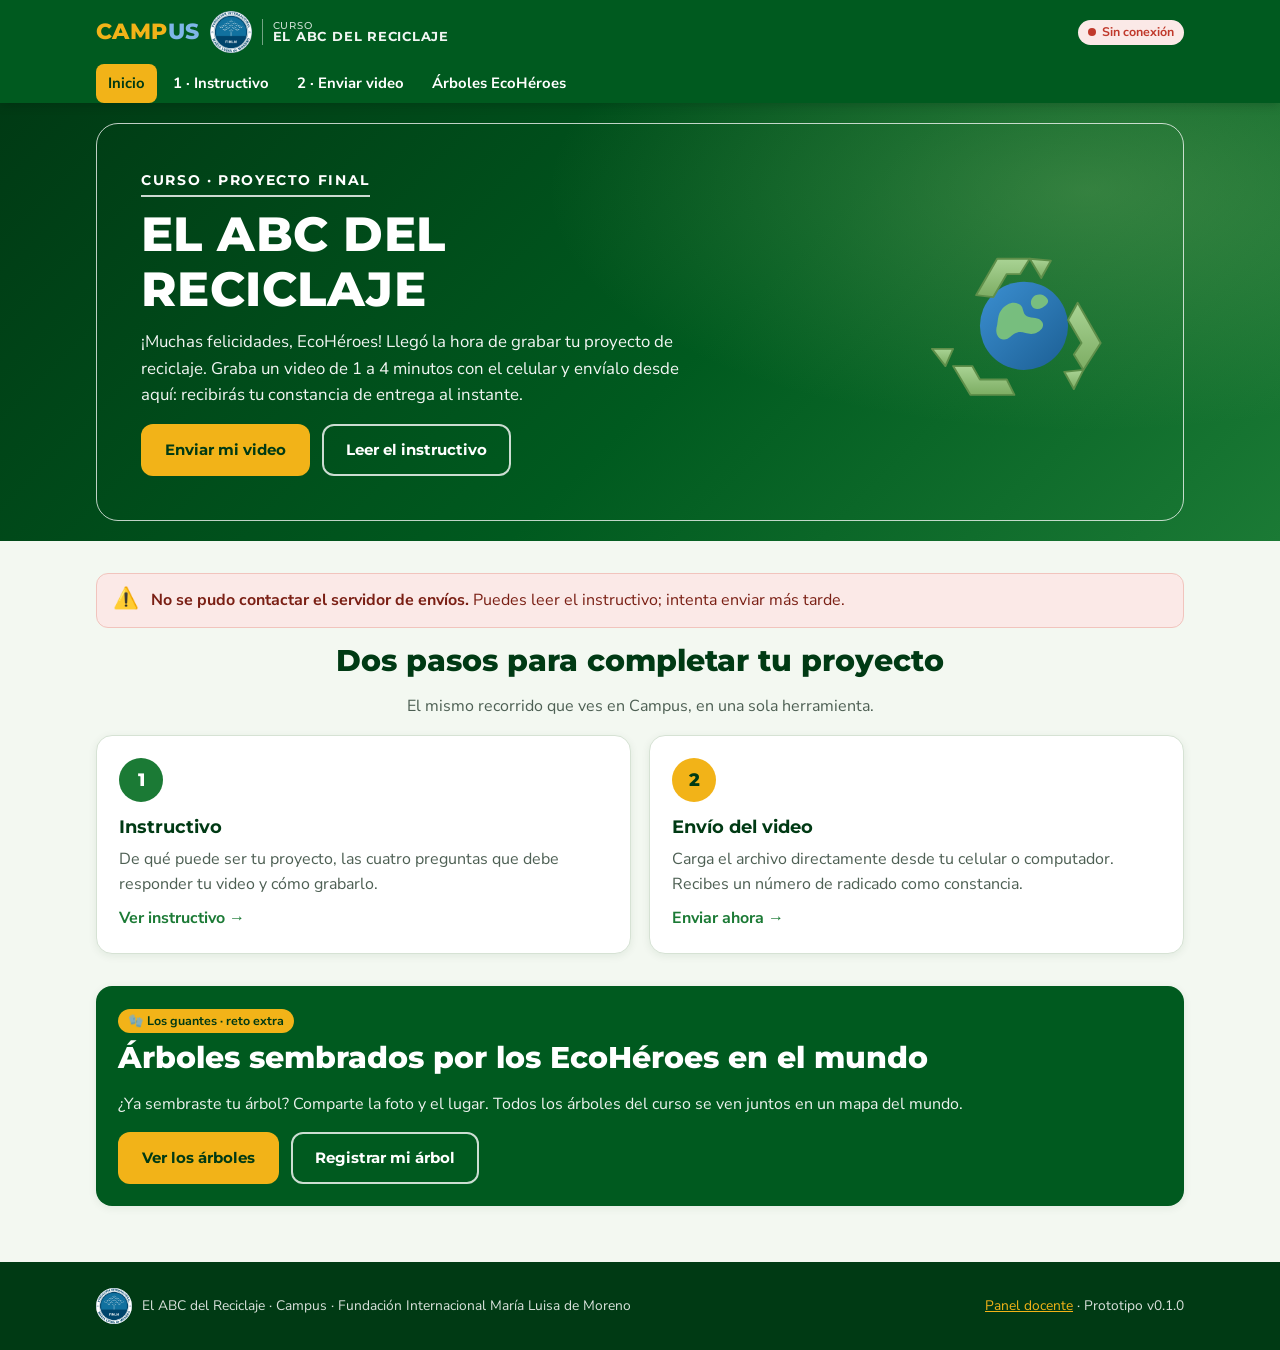
<file: index.html>
<!doctype html>
<html lang="es">
<head>
  <meta charset="utf-8">
  <meta name="viewport" content="width=device-width, initial-scale=1">
  <title>Proyecto Final · El ABC del Reciclaje</title>
  <meta name="description" content="Entrega del video del proyecto final del curso El ABC del Reciclaje: instructivo, envío y consulta de calificación.">
  <link rel="icon" href="assets/img/favicon.svg" type="image/svg+xml">
  <link rel="preconnect" href="https://fonts.googleapis.com">
  <link rel="preconnect" href="https://fonts.gstatic.com" crossorigin>
  <link href="https://fonts.googleapis.com/css2?family=Montserrat:wght@600;700;800&family=Nunito+Sans:wght@400;600;700&display=swap" rel="stylesheet">
  <link rel="stylesheet" href="assets/css/styles.css">
</head>
<body>
  <a class="salto-contenido" href="#contenido">Ir al contenido</a>
  <header class="cabecera" data-cabecera></header>

  <main id="contenido">
    <section class="heroe">
      <div class="contenedor">
        <div class="heroe__marco">
          <div>
            <span class="heroe__sobretitulo">Curso · Proyecto final</span>
            <h1>El ABC del<br>Reciclaje</h1>
            <p>¡Muchas felicidades, EcoHéroes! Llegó la hora de grabar tu proyecto de reciclaje. Graba un video de 1 a 4 minutos con el celular y envíalo desde aquí: recibirás tu constancia de entrega al instante.</p>
            <div class="heroe__acciones">
              <a class="btn btn--acento" href="envio.html">Enviar mi video</a>
              <a class="btn btn--contorno" href="instructivo.html">Leer el instructivo</a>
            </div>
          </div>
          <img class="heroe__icono" src="assets/img/reciclaje.svg" alt="">
        </div>
      </div>
    </section>

    <section class="seccion">
      <div class="contenedor">
        <div data-aviso-modo></div>
        <div data-fecha-limite></div>
        <h2 class="texto-centro"><span data-calificacion>Tres pasos</span><span data-sin-calificacion hidden>Dos pasos</span> para completar tu proyecto</h2>
        <p class="texto-centro texto-suave mb-2">El mismo recorrido que ves en Campus, en una sola herramienta.</p>
        <div class="rejilla rejilla--3" data-rejilla-pasos>
          <a class="tarjeta paso" href="instructivo.html">
            <span class="paso__numero">1</span>
            <h3>Instructivo</h3>
            <p>De qué puede ser tu proyecto, las cuatro preguntas que debe responder tu video y cómo grabarlo.</p>
            <span class="paso__cta">Ver instructivo →</span>
          </a>
          <a class="tarjeta paso" href="envio.html">
            <span class="paso__numero paso__numero--acento">2</span>
            <h3>Envío del video</h3>
            <p>Carga el archivo directamente desde tu celular o computador. Recibes un número de radicado como constancia.</p>
            <span class="paso__cta">Enviar ahora →</span>
          </a>
          <a class="tarjeta paso" href="calificacion.html" data-calificacion>
            <span class="paso__numero paso__numero--azul">3</span>
            <h3>Calificación</h3>
            <p>Consulta con tu número de documento el estado de tu entrega, la nota y la retroalimentación de tus profesores.</p>
            <span class="paso__cta">Consultar →</span>
          </a>
        </div>
      </div>
    </section>

    <section class="seccion" style="padding-top:0">
      <div class="contenedor">
        <div class="tarjeta tarjeta--verde" style="display:grid;gap:16px;grid-template-columns:1fr;align-items:center">
          <div>
            <span class="chip chip--demo" style="margin-bottom:8px">🧤 Los guantes · reto extra</span>
            <h2>Árboles sembrados por los EcoHéroes en el mundo</h2>
            <p style="margin:0;opacity:.92">¿Ya sembraste tu árbol? Comparte la foto y el lugar. Todos los árboles del curso se ven juntos en un mapa del mundo.</p>
          </div>
          <div class="acciones">
            <a class="btn btn--acento" href="arboles.html">Ver los árboles</a>
            <a class="btn btn--contorno" href="arboles.html#registrar">Registrar mi árbol</a>
          </div>
        </div>
      </div>
    </section>
  </main>

  <footer class="pie-pagina" data-pie></footer>

  <script src="assets/js/config.js"></script>
  <script src="assets/js/demo-store.js"></script>
  <script src="assets/js/api.js"></script>
  <script src="assets/js/ui.js"></script>
  <script>
    (async function () {
      const C = window.ABC_CONFIG;
      if (!C.MOSTRAR_CALIFICACION) document.querySelector("[data-rejilla-pasos]").classList.replace("rejilla--3", "rejilla--2");
      const estado = await UI.iniciarPagina("inicio");
      const aviso = document.querySelector("[data-aviso-modo]");
      if (estado.modo === "demo") {
        aviso.innerHTML = '<div class="aviso aviso--alerta mb-2"><span class="aviso__icono">🧪</span><div><p><strong>Modo demostración.</strong> Puedes probar todo el recorrido, pero los envíos se guardan únicamente en este navegador y <strong>no llegan a Google Drive</strong>. Para activar el almacenamiento real hay que publicar el script de Google y pegar su URL en <code>assets/js/config.js</code>.</p></div></div>';
      } else if (estado.modo === "error") {
        aviso.innerHTML = '<div class="aviso aviso--error mb-2"><span class="aviso__icono">⚠️</span><div><p><strong>No se pudo contactar el servidor de envíos.</strong> Puedes leer el instructivo; intenta enviar más tarde.</p></div></div>';
      }
      if (C.FECHA_LIMITE) {
        const f = new Date(C.FECHA_LIMITE);
        if (!isNaN(f)) {
          document.querySelector("[data-fecha-limite]").innerHTML =
            '<div class="aviso aviso--info mb-2"><span class="aviso__icono">📅</span><div><p><strong>Fecha límite de entrega:</strong> ' +
            f.toLocaleDateString("es-CO", { weekday: "long", year: "numeric", month: "long", day: "numeric" }) + '.</p></div></div>';
        }
      }
    })();
  </script>
</body>
</html>
</file>
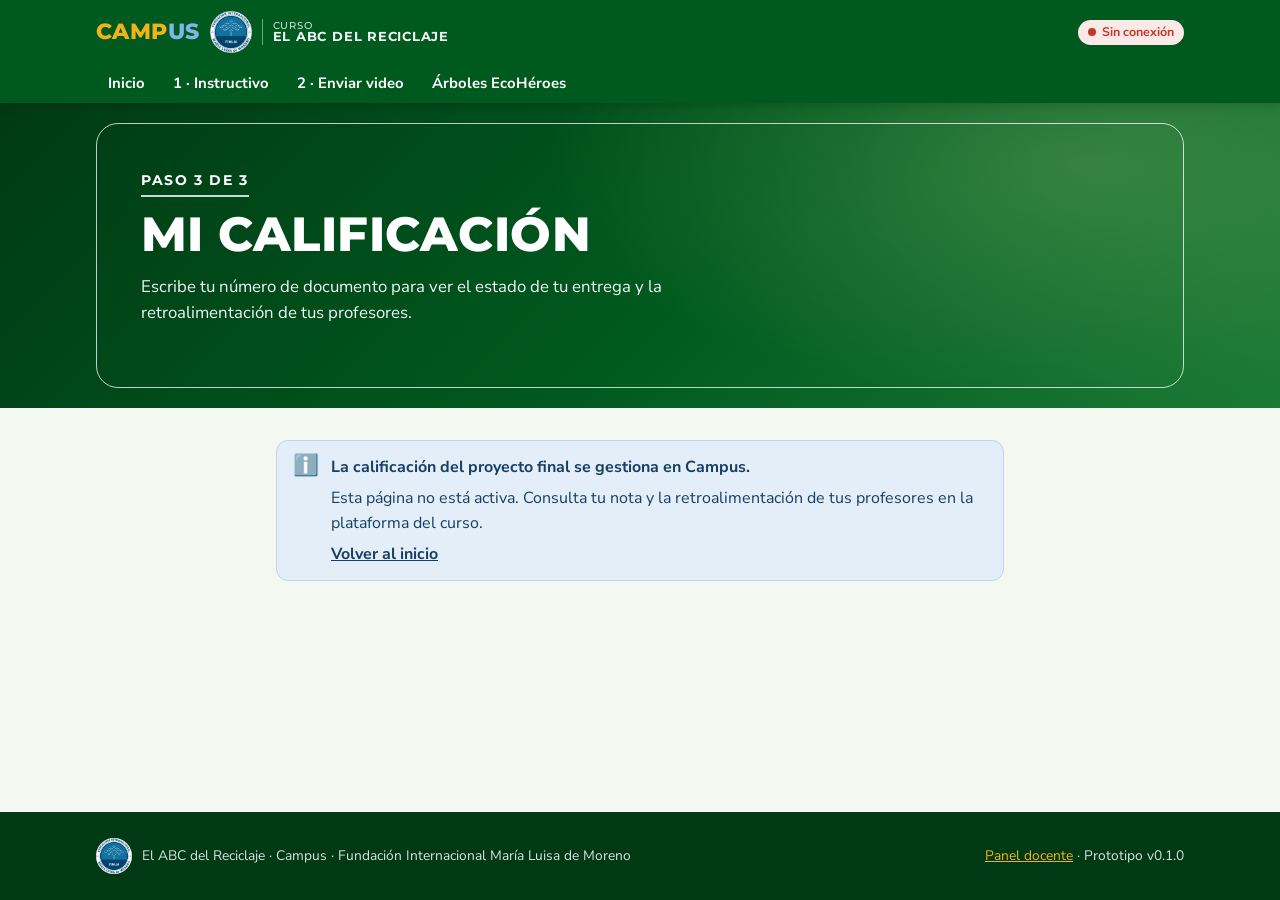
<file: calificacion.html>
<!doctype html>
<html lang="es">
<head>
  <meta charset="utf-8">
  <meta name="viewport" content="width=device-width, initial-scale=1">
  <title>Mi calificación · Proyecto Final · El ABC del Reciclaje</title>
  <meta name="description" content="Consulta el estado, la nota y la retroalimentación de tu proyecto final.">
  <link rel="icon" href="assets/img/favicon.svg" type="image/svg+xml">
  <link rel="preconnect" href="https://fonts.googleapis.com">
  <link rel="preconnect" href="https://fonts.gstatic.com" crossorigin>
  <link href="https://fonts.googleapis.com/css2?family=Montserrat:wght@600;700;800&family=Nunito+Sans:wght@400;600;700&display=swap" rel="stylesheet">
  <link rel="stylesheet" href="assets/css/styles.css">
</head>
<body>
  <a class="salto-contenido" href="#contenido">Ir al contenido</a>
  <header class="cabecera" data-cabecera></header>

  <main id="contenido">
    <section class="heroe">
      <div class="contenedor">
        <div class="heroe__marco" style="grid-template-columns:1fr">
          <div>
            <span class="heroe__sobretitulo">Paso 3 de 3</span>
            <h1>Mi calificación</h1>
            <p>Escribe tu número de documento para ver el estado de tu entrega y la retroalimentación de tus profesores.</p>
          </div>
        </div>
      </div>
    </section>

    <section class="seccion">
      <div class="contenedor seccion--estrecha" style="display:grid;gap:20px">
        <form class="tarjeta formulario" id="form-consulta" novalidate>
          <div class="campo--fila">
            <div class="campo">
              <label for="documento">Número de documento <span class="obligatorio">*</span></label>
              <input type="text" id="documento" inputmode="numeric" maxlength="20" required>
              <p class="error" aria-live="polite"></p>
            </div>
            <div class="campo">
              <label for="correo">Correo <span class="texto-suave">(opcional, para mayor seguridad)</span></label>
              <input type="email" id="correo" maxlength="120">
              <p class="error" aria-live="polite"></p>
            </div>
          </div>
          <div class="acciones">
            <button type="submit" class="btn btn--primario" id="btn-consultar">Consultar</button>
            <span class="texto-suave" style="font-size:.86rem">En modo demostración prueba con el documento <strong>1000</strong>.</span>
          </div>
        </form>

        <div id="resultados" aria-live="polite"></div>
      </div>
    </section>
  </main>

  <footer class="pie-pagina" data-pie></footer>

  <script src="assets/js/config.js"></script>
  <script src="assets/js/demo-store.js"></script>
  <script src="assets/js/api.js"></script>
  <script src="assets/js/ui.js"></script>
  <script src="assets/js/pages/calificacion.js"></script>
</body>
</html>
</file>
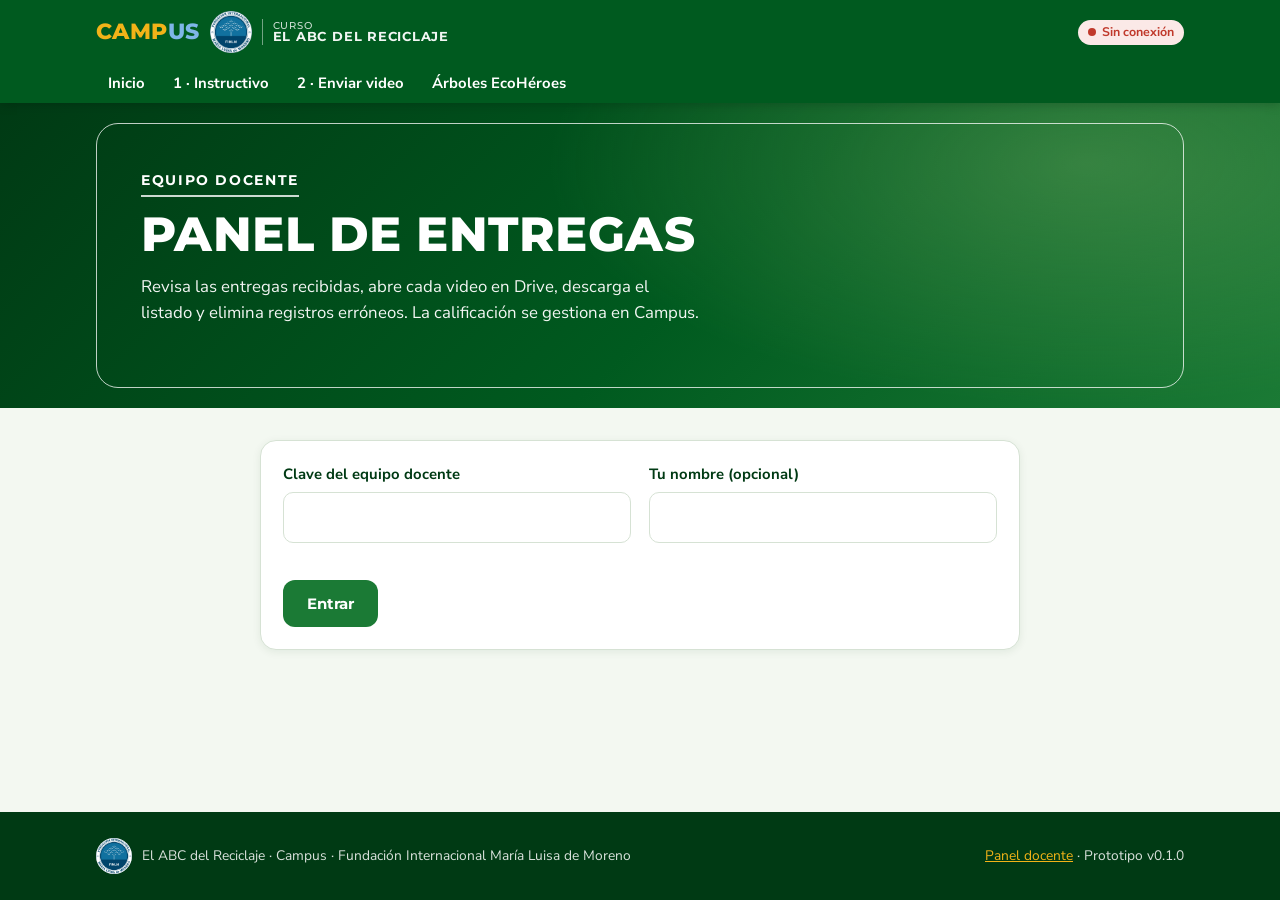
<file: docentes.html>
<!doctype html>
<html lang="es">
<head>
  <meta charset="utf-8">
  <meta name="viewport" content="width=device-width, initial-scale=1">
  <title>Panel docente · El ABC del Reciclaje</title>
  <meta name="robots" content="noindex">
  <link rel="icon" href="assets/img/favicon.svg" type="image/svg+xml">
  <link rel="preconnect" href="https://fonts.googleapis.com">
  <link rel="preconnect" href="https://fonts.gstatic.com" crossorigin>
  <link href="https://fonts.googleapis.com/css2?family=Montserrat:wght@600;700;800&family=Nunito+Sans:wght@400;600;700&display=swap" rel="stylesheet">
  <link rel="stylesheet" href="assets/css/styles.css">
</head>
<body>
  <a class="salto-contenido" href="#contenido">Ir al contenido</a>
  <header class="cabecera" data-cabecera></header>

  <main id="contenido">
    <section class="heroe">
      <div class="contenedor">
        <div class="heroe__marco" style="grid-template-columns:1fr">
          <div>
            <span class="heroe__sobretitulo">Equipo docente</span>
            <h1><span data-calificacion>Panel de calificación</span><span data-sin-calificacion hidden>Panel de entregas</span></h1>
            <p><span data-calificacion>Revisa las entregas, abre cada video y registra la nota y la retroalimentación. Lo que escribas aquí es lo que el estudiante ve en el paso 3.</span><span data-sin-calificacion hidden>Revisa las entregas recibidas, abre cada video en Drive, descarga el listado y elimina registros erróneos. La calificación se gestiona en Campus.</span></p>
          </div>
        </div>
      </div>
    </section>

    <section class="seccion">
      <div class="contenedor" style="display:grid;gap:20px">
        <form class="tarjeta formulario seccion--estrecha" id="form-clave" novalidate style="width:100%">
          <div class="campo--fila">
            <div class="campo">
              <label for="clave">Clave del equipo docente</label>
              <input type="password" id="clave" autocomplete="current-password" required>
              <p class="error" aria-live="polite"></p>
            </div>
            <div class="campo">
              <label for="docente">Tu nombre <span data-calificacion>(aparece en la calificación)</span><span data-sin-calificacion hidden>(opcional)</span></label>
              <input type="text" id="docente" maxlength="80">
              <p class="error" aria-live="polite"></p>
            </div>
          </div>
          <div class="acciones">
            <button type="submit" class="btn btn--primario" id="btn-entrar">Entrar</button>
            <span class="texto-suave" id="clave-ayuda" style="font-size:.86rem"></span>
          </div>
        </form>

        <div id="panel" hidden style="display:grid;gap:20px">
          <div class="contador">
            <div class="contador__item"><strong id="c-total">0</strong><span>entregas</span></div>
            <div class="contador__item" data-calificacion><strong id="c-pendientes">0</strong><span>por calificar</span></div>
            <div class="contador__item" data-calificacion><strong id="c-calificadas">0</strong><span>calificadas</span></div>
          </div>

          <div class="tarjeta">
            <h2>Entregas</h2>
            <div class="filtros mb-2">
              <div class="campo"><label for="f-texto">Buscar</label><input type="text" id="f-texto" placeholder="Nombre, documento, radicado o título"></div>
              <div class="campo" data-calificacion><label for="f-estado">Estado</label><select id="f-estado"><option value="">Todos</option><option>Recibido</option><option>En revisión</option><option>Calificado</option><option>Devuelto</option></select></div>
              <div class="campo"><label for="f-zona">Zona</label><select id="f-zona"><option value="">Todas</option></select></div>
              <div class="acciones"><button type="button" class="btn btn--secundario" id="btn-csv">Descargar CSV</button><button type="button" class="btn btn--secundario" id="btn-recargar">Actualizar</button></div>
            </div>
            <div class="tabla-contenedor">
              <table class="tabla">
                <thead><tr><th>Radicado</th><th>Estudiante</th><th>Zona · País</th><th>Video</th><th>Estado</th><th data-calificacion>Nota</th><th></th></tr></thead>
                <tbody id="tabla-entregas"></tbody>
              </table>
            </div>
          </div>

          <details class="detalle">
            <summary>Cambiar la clave del panel</summary>
            <form class="detalle__cuerpo formulario" id="form-clave-nueva" novalidate>
              <div class="campo">
                <label for="clave-nueva">Nueva clave</label>
                <input type="password" id="clave-nueva" autocomplete="new-password" maxlength="40">
                <p class="ayuda">La clave actual es la que usaste para entrar. La nueva aplica de inmediato para todo el equipo.</p>
                <p class="error" aria-live="polite"></p>
              </div>
              <div class="acciones"><button type="submit" class="btn btn--secundario" id="btn-clave-nueva">Cambiar clave</button></div>
            </form>
          </details>

          <div class="tarjeta">
            <h2>Árboles registrados</h2>
            <p class="texto-suave">Puedes ocultar del mapa público cualquier registro inapropiado.</p>
            <div class="tabla-contenedor">
              <table class="tabla">
                <thead><tr><th>ID</th><th>Nombre</th><th>Especie · Lugar</th><th>Mensaje</th><th>Visible</th><th></th></tr></thead>
                <tbody id="tabla-arboles"></tbody>
              </table>
            </div>
          </div>
        </div>
      </div>
    </section>
  </main>

  <div class="modal" id="modal" hidden role="dialog" aria-modal="true" aria-labelledby="modal-titulo">
    <form class="modal__caja formulario" id="form-calificar" novalidate>
      <div class="modal__cabecera">
        <div><h2 id="modal-titulo" class="mb-0">Calificar</h2><p class="texto-suave mb-0" id="modal-sub"></p></div>
        <button type="button" class="modal__cerrar" id="modal-cerrar" aria-label="Cerrar">×</button>
      </div>
      <div id="modal-video"></div>
      <div class="campo--fila">
        <div class="campo">
          <label for="m-nota">Nota (<span id="m-escala"></span>)</label>
          <input type="number" id="m-nota" step="0.1" inputmode="decimal">
          <p class="error" aria-live="polite"></p>
        </div>
        <div class="campo">
          <label for="m-estado">Estado</label>
          <select id="m-estado"><option>Calificado</option><option>En revisión</option><option>Devuelto</option></select>
          <p class="error" aria-live="polite"></p>
        </div>
      </div>
      <div class="campo">
        <label for="m-retro">Retroalimentación para el estudiante</label>
        <textarea id="m-retro" maxlength="2000" style="min-height:140px"></textarea>
        <p class="error" aria-live="polite"></p>
      </div>
      <div class="acciones">
        <button type="submit" class="btn btn--primario" id="m-guardar">Guardar calificación</button>
        <button type="button" class="btn btn--secundario" id="m-cancelar">Cancelar</button>
      </div>
    </form>
  </div>

  <footer class="pie-pagina" data-pie></footer>

  <script src="assets/js/config.js"></script>
  <script src="assets/js/demo-store.js"></script>
  <script src="assets/js/api.js"></script>
  <script src="assets/js/ui.js"></script>
  <script src="assets/js/pages/docentes.js"></script>
</body>
</html>
</file>
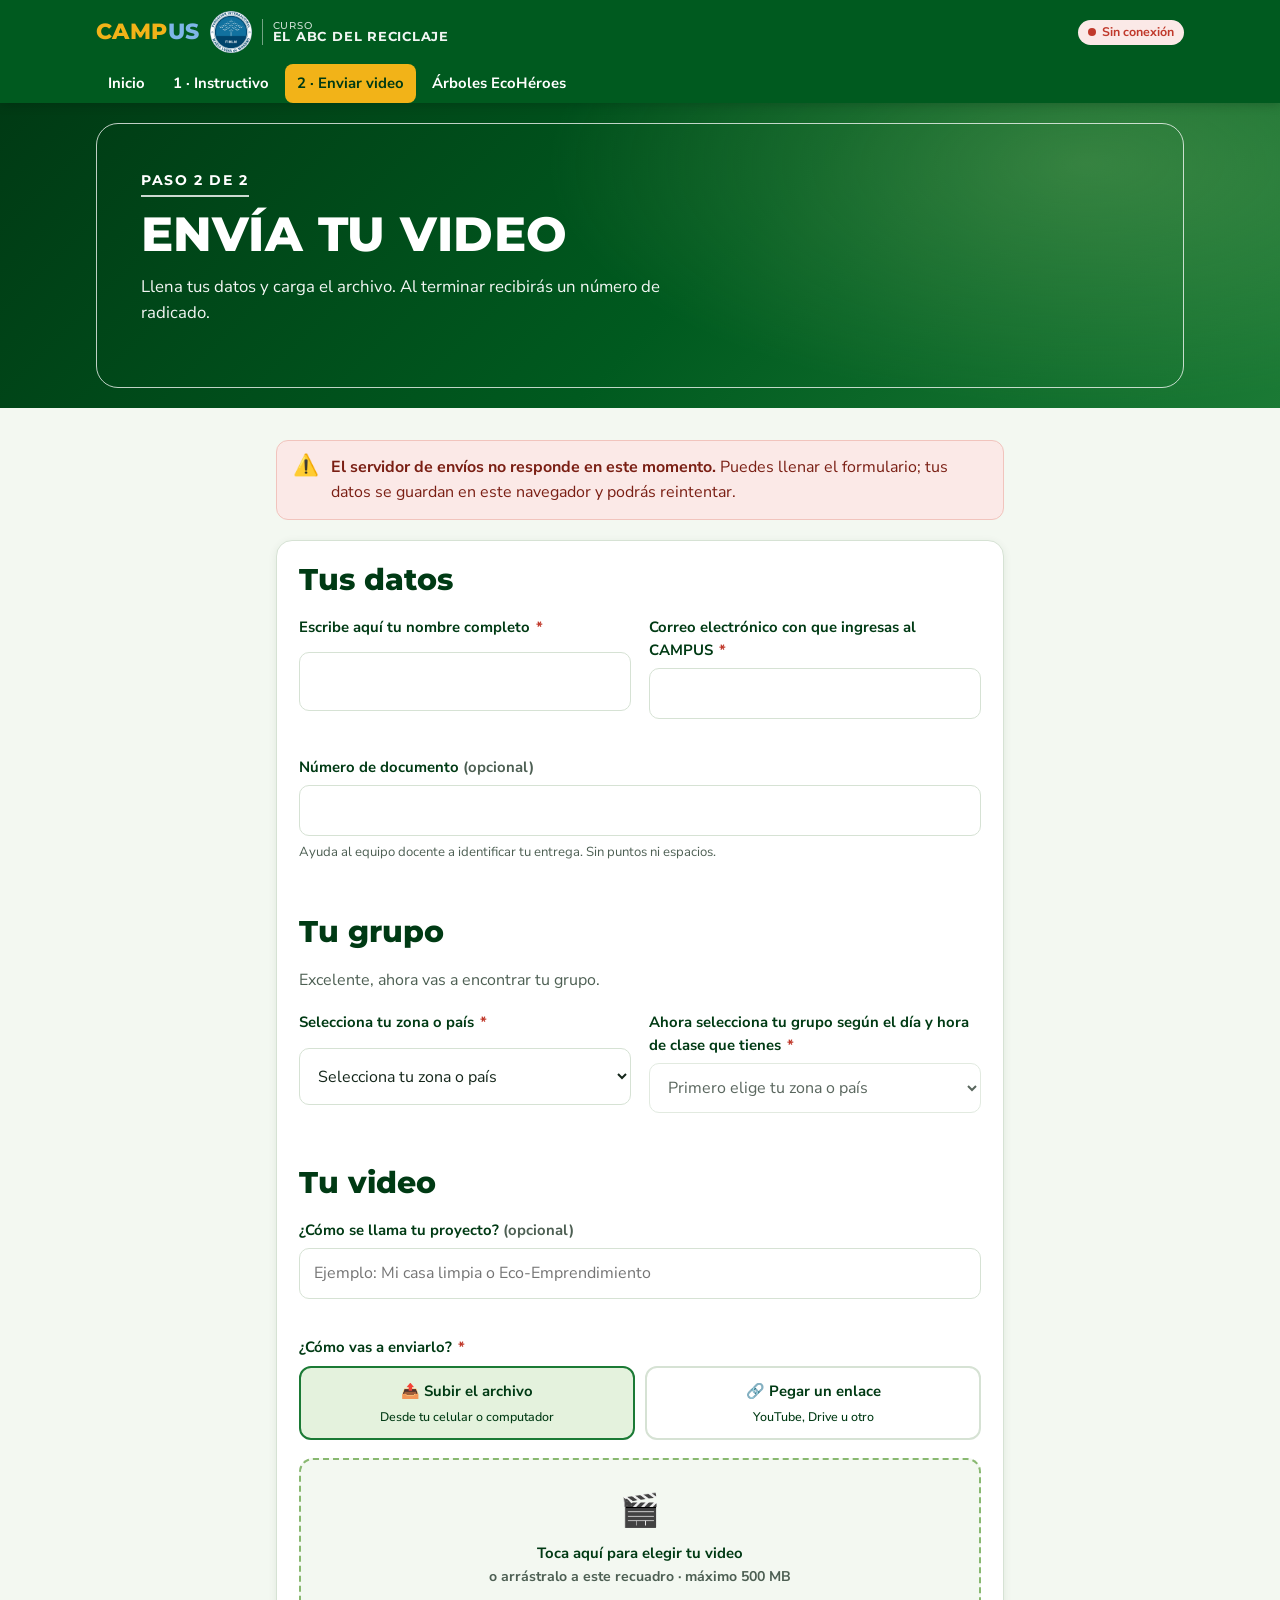
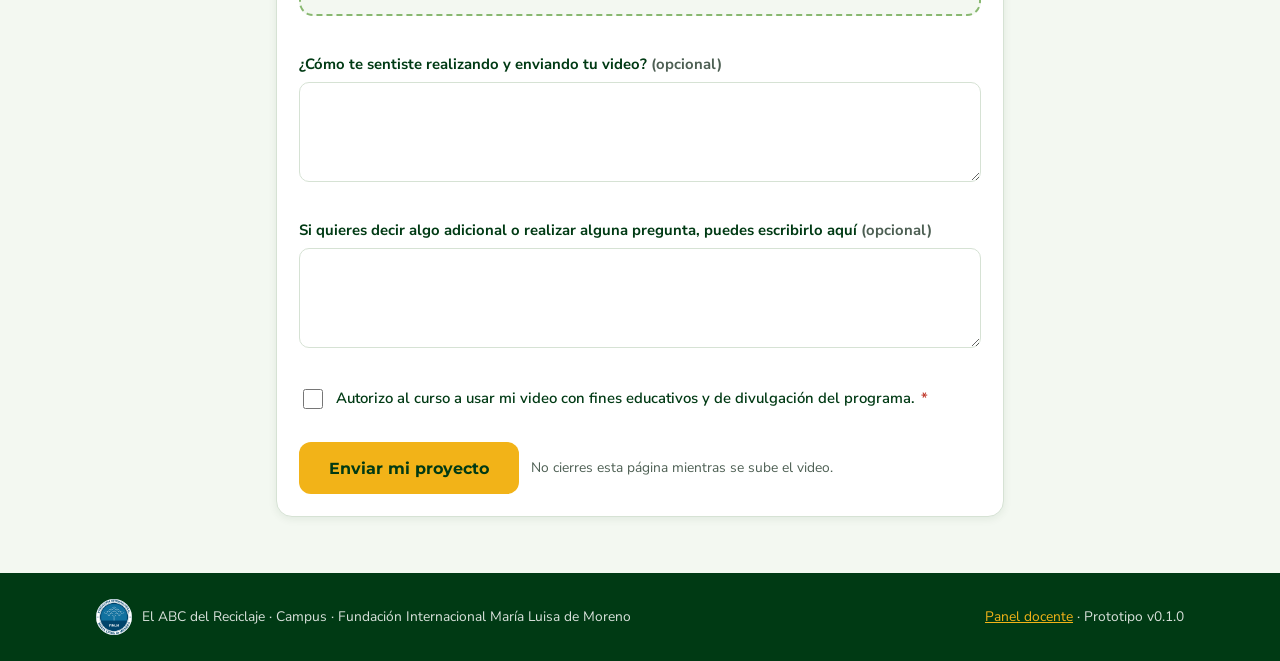
<file: envio.html>
<!doctype html>
<html lang="es">
<head>
  <meta charset="utf-8">
  <meta name="viewport" content="width=device-width, initial-scale=1">
  <title>Enviar mi video · Proyecto Final · El ABC del Reciclaje</title>
  <meta name="description" content="Formulario de envío del video del proyecto final.">
  <link rel="icon" href="assets/img/favicon.svg" type="image/svg+xml">
  <link rel="preconnect" href="https://fonts.googleapis.com">
  <link rel="preconnect" href="https://fonts.gstatic.com" crossorigin>
  <link href="https://fonts.googleapis.com/css2?family=Montserrat:wght@600;700;800&family=Nunito+Sans:wght@400;600;700&display=swap" rel="stylesheet">
  <link rel="stylesheet" href="assets/css/styles.css">
</head>
<body>
  <a class="salto-contenido" href="#contenido">Ir al contenido</a>
  <header class="cabecera" data-cabecera></header>

  <main id="contenido">
    <section class="heroe">
      <div class="contenedor">
        <div class="heroe__marco" style="grid-template-columns:1fr">
          <div>
            <span class="heroe__sobretitulo">Paso 2 de <span data-calificacion>3</span><span data-sin-calificacion hidden>2</span></span>
            <h1>Envía tu video</h1>
            <p>Llena tus datos y carga el archivo. Al terminar recibirás un número de radicado.</p>
          </div>
        </div>
      </div>
    </section>

    <section class="seccion">
      <div class="contenedor seccion--estrecha" style="display:grid;gap:20px">
        <div data-aviso-modo></div>

        <!-- Formulario -->
        <form class="tarjeta formulario" id="form-envio" novalidate>
          <h2 class="mb-0">Tus datos</h2>

          <div class="campo--fila">
            <div class="campo">
              <label for="nombre">Escribe aquí tu nombre completo <span class="obligatorio">*</span></label>
              <input type="text" id="nombre" name="nombre" autocomplete="name" maxlength="120" required>
              <p class="error" aria-live="polite"></p>
            </div>
            <div class="campo">
              <label for="correo">Correo electrónico con que ingresas al CAMPUS <span class="obligatorio">*</span></label>
              <input type="email" id="correo" name="correo" autocomplete="email" maxlength="120" required>
              <p class="error" aria-live="polite"></p>
            </div>
          </div>

          <div class="campo">
            <label for="documento">Número de documento <span class="texto-suave">(opcional)</span></label>
            <input type="text" id="documento" name="documento" inputmode="numeric" maxlength="20">
            <p class="ayuda">Ayuda al equipo docente a identificar tu entrega. Sin puntos ni espacios.</p>
            <p class="error" aria-live="polite"></p>
          </div>

          <h2 class="mb-0 mt-2">Tu grupo</h2>
          <p class="texto-suave mb-0">Excelente, ahora vas a encontrar tu grupo.</p>

          <div class="campo--fila">
            <div class="campo">
              <label for="zona">Selecciona tu zona o país <span class="obligatorio">*</span></label>
              <select id="zona" name="zona" required></select>
              <p class="error" aria-live="polite"></p>
            </div>
            <div class="campo">
              <label for="grupo">Ahora selecciona tu grupo según el día y hora de clase que tienes <span class="obligatorio">*</span></label>
              <select id="grupo" name="grupo" required disabled></select>
              <p class="error" aria-live="polite"></p>
            </div>
          </div>
          <input type="hidden" id="pais" name="pais" value="">
          <input type="hidden" id="whatsapp" name="whatsapp" value="">

          <h2 class="mb-0 mt-2">Tu video</h2>

          <div class="campo">
            <label for="titulo">¿Cómo se llama tu proyecto? <span class="texto-suave">(opcional)</span></label>
            <input type="text" id="titulo" name="titulo" maxlength="120" placeholder="Ejemplo: Mi casa limpia o Eco-Emprendimiento">
            <p class="error" aria-live="polite"></p>
          </div>

          <div class="campo">
            <span class="etiqueta">¿Cómo vas a enviarlo? <span class="obligatorio">*</span></span>
            <div class="opciones" role="radiogroup" aria-label="Tipo de entrega">
              <label class="opcion opcion--activa" data-opcion="archivo">
                <input type="radio" name="tipo" value="archivo" checked>
                <span>📤 Subir el archivo</span><small>Desde tu celular o computador</small>
              </label>
              <label class="opcion" data-opcion="enlace">
                <input type="radio" name="tipo" value="enlace">
                <span>🔗 Pegar un enlace</span><small>YouTube, Drive u otro</small>
              </label>
            </div>
          </div>

          <div class="campo" id="campo-archivo">
            <label class="zona-archivo" id="zona-archivo" for="archivo">
              <input type="file" id="archivo" name="archivo" accept="video/*,.mp4,.mov,.webm,.m4v,.3gp,.mkv">
              <div class="zona-archivo__icono">🎬</div>
              <strong>Toca aquí para elegir tu video</strong>
              <span>o arrástralo a este recuadro · máximo <span data-peso>500 MB</span></span>
            </label>
            <div id="archivo-seleccionado" class="archivo-seleccionado" hidden>
              <div><strong data-nombre></strong><small data-detalle></small></div>
              <button type="button" class="btn btn--secundario btn--pequeno" id="quitar-archivo">Quitar</button>
            </div>
            <p class="error" aria-live="polite"></p>
          </div>

          <div class="campo" id="campo-enlace" hidden>
            <label for="enlace">Enlace del video <span class="obligatorio">*</span></label>
            <input type="url" id="enlace" name="enlace" inputmode="url" placeholder="https://youtube.com/..." maxlength="500">
            <p class="ayuda">Verifica que el enlace sea público o "cualquier persona con el enlace puede ver".</p>
            <p class="error" aria-live="polite"></p>
          </div>

          <div class="campo">
            <label for="sentimiento">¿Cómo te sentiste realizando y enviando tu video? <span class="texto-suave">(opcional)</span></label>
            <textarea id="sentimiento" name="sentimiento" maxlength="1000"></textarea>
            <p class="error" aria-live="polite"></p>
          </div>

          <div class="campo">
            <label for="descripcion">Si quieres decir algo adicional o realizar alguna pregunta, puedes escribirlo aquí <span class="texto-suave">(opcional)</span></label>
            <textarea id="descripcion" name="descripcion" maxlength="1000"></textarea>
            <p class="error" aria-live="polite"></p>
          </div>

          <div class="campo campo--check">
            <input type="checkbox" id="autoriza" name="autoriza">
            <div>
              <label for="autoriza">Autorizo al curso a usar mi video con fines educativos y de divulgación del programa. <span class="obligatorio">*</span></label>
              <p class="error" aria-live="polite"></p>
            </div>
          </div>

          <div class="acciones">
            <button type="submit" class="btn btn--acento" id="btn-enviar" style="font-size:1.02rem;padding:14px 28px">Enviar mi proyecto</button>
            <span class="texto-suave" style="font-size:.86rem">No cierres esta página mientras se sube el video.</span>
          </div>
        </form>

        <!-- Progreso -->
        <div class="tarjeta" id="panel-progreso" hidden aria-live="polite">
          <h2>Subiendo tu video…</h2>
          <div class="progreso">
            <div class="progreso__barra"><div class="progreso__relleno" id="progreso-relleno"></div></div>
            <div class="progreso__texto"><span id="progreso-estado">Preparando…</span><span id="progreso-porcentaje">0%</span></div>
          </div>
          <p class="texto-suave mt-2 mb-0">Mantén la pantalla encendida y no cambies de página. En redes lentas puede tardar varios minutos.</p>
        </div>

        <!-- Error -->
        <div id="panel-error" hidden>
          <div class="aviso aviso--error">
            <span class="aviso__icono">⚠️</span>
            <div>
              <p><strong>No pudimos completar el envío.</strong></p>
              <p id="error-mensaje"></p>
              <p>Tus datos siguen en el formulario. Puedes <strong>reintentar</strong>: si ya se había subido una parte del video, continuará desde donde quedó.</p>
              <div class="acciones mt-1">
                <button type="button" class="btn btn--primario btn--pequeno" id="btn-reintentar">Reintentar</button>
                <a class="btn btn--secundario btn--pequeno" id="enlace-respaldo" href="#" target="_blank" rel="noopener" hidden>Usar el formulario de respaldo</a>
              </div>
            </div>
          </div>
        </div>

        <!-- Confirmación -->
        <div class="tarjeta confirmacion" id="panel-exito" hidden tabindex="-1">
          <div class="confirmacion__icono">✅</div>
          <h2 class="mb-0">¡Tu proyecto fue recibido!</h2>
          <p class="texto-suave mb-0">Guarda este número de radicado. Es tu constancia de entrega.</p>
          <div class="radicado" id="radicado"></div>
          <p id="exito-detalle" class="mb-0"></p>
          <div class="aviso aviso--exito" style="text-align:left">
            <span class="aviso__icono">🎉</span>
            <div>
              <p><strong>¡Felicitaciones por tu proyecto!</strong> Lo más importante es que ya empezaste a tomar acción para hacer tu proyecto real. 🌳</p>
              <p>Recuerda sembrar un árbol y ponerte los guantes del EcoHéroe: en unos días puedes enviarnos las fotos del lugar donde sembraste tu árbol en <a href="arboles.html#registrar">Árboles sembrados por los EcoHéroes en el mundo</a>.</p>
            </div>
          </div>
          <div id="exito-demo" class="aviso aviso--alerta" hidden style="text-align:left">
            <span class="aviso__icono">🧪</span>
            <div><p><strong>Modo demostración:</strong> esta entrega se guardó solo en tu navegador. El video no fue enviado a Google Drive porque el backend aún no está conectado.</p></div>
          </div>
          <div class="acciones" style="justify-content:center">
            <a class="btn btn--primario" href="calificacion.html" data-calificacion>Ir a consultar mi calificación</a>
            <a class="btn btn--primario" href="index.html" data-sin-calificacion hidden>Volver al inicio</a>
            <button type="button" class="btn btn--secundario" id="btn-otro">Enviar otro video</button>
          </div>
        </div>
      </div>
    </section>
  </main>

  <footer class="pie-pagina" data-pie></footer>

  <script src="assets/js/config.js"></script>
  <script src="assets/js/demo-store.js"></script>
  <script src="assets/js/api.js"></script>
  <script src="assets/js/ui.js"></script>
  <script src="assets/js/upload.js"></script>
  <script src="assets/js/pages/envio.js"></script>
</body>
</html>
</file>
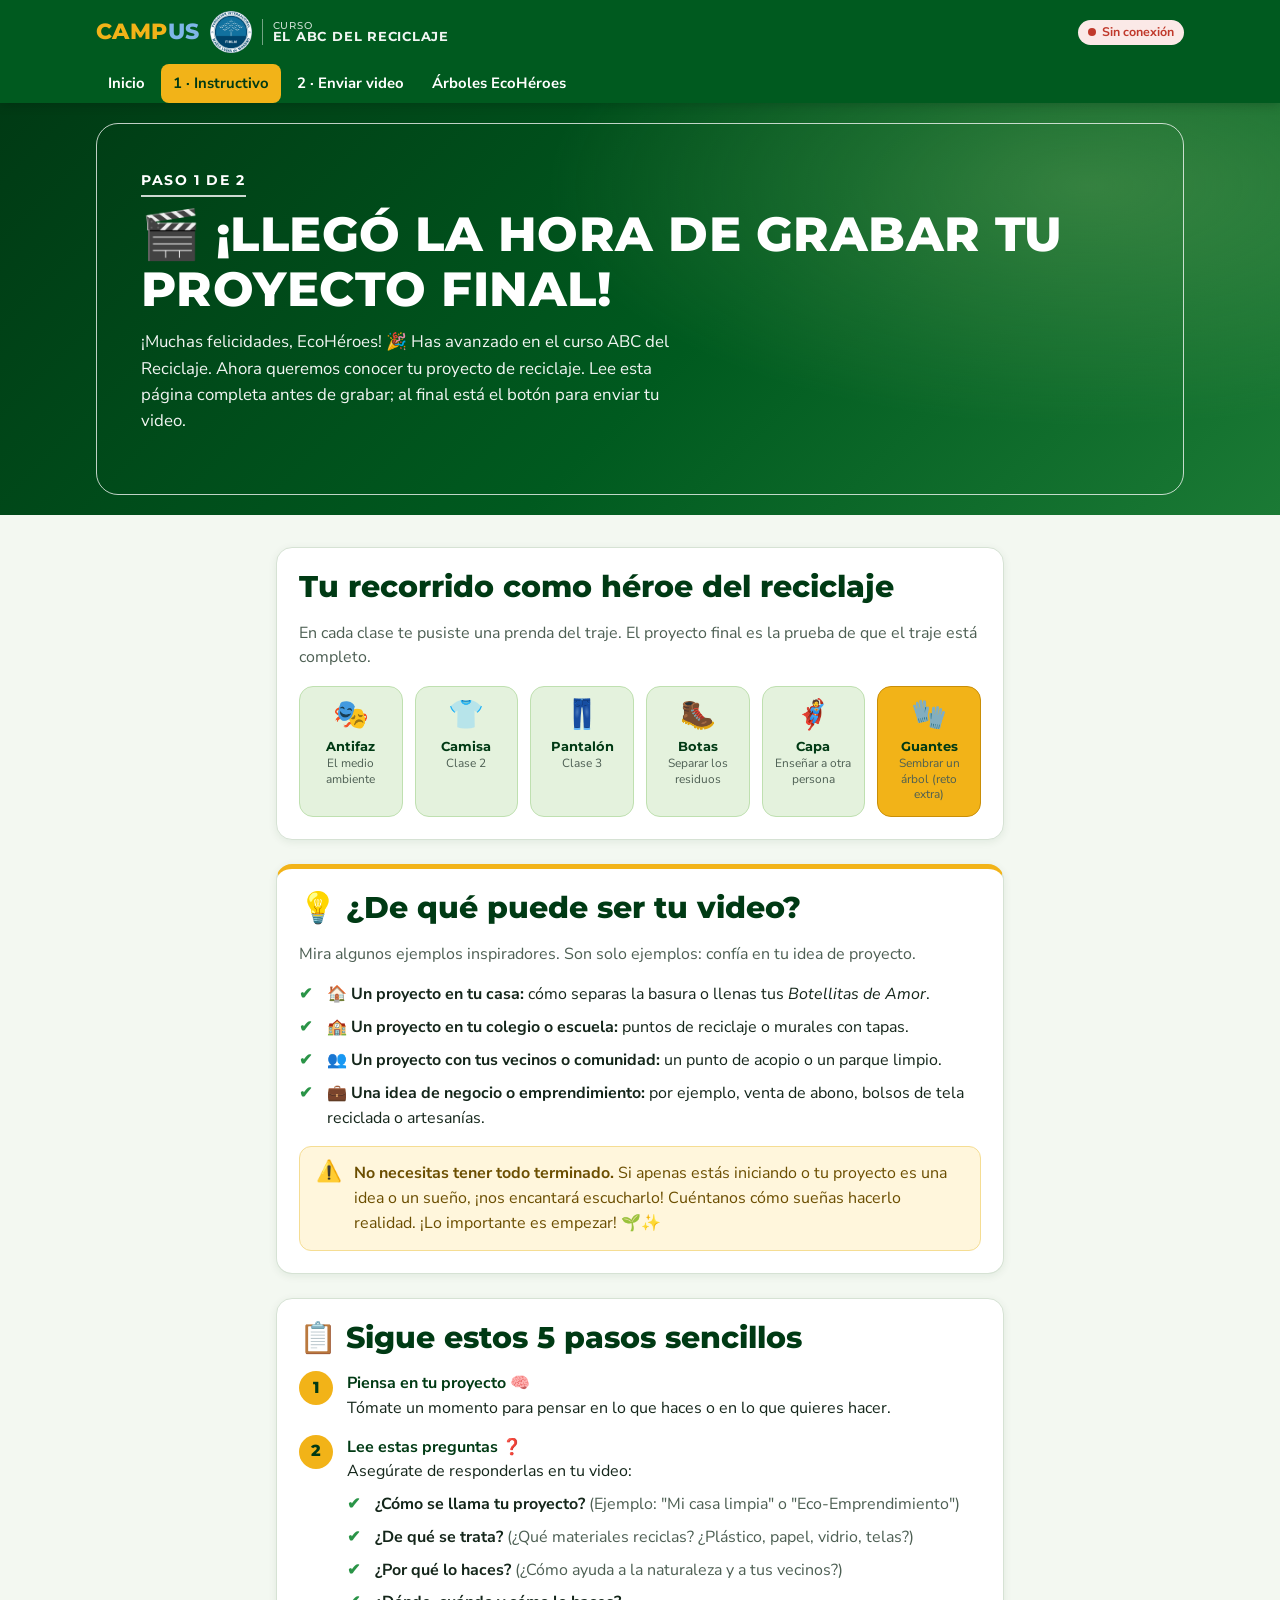
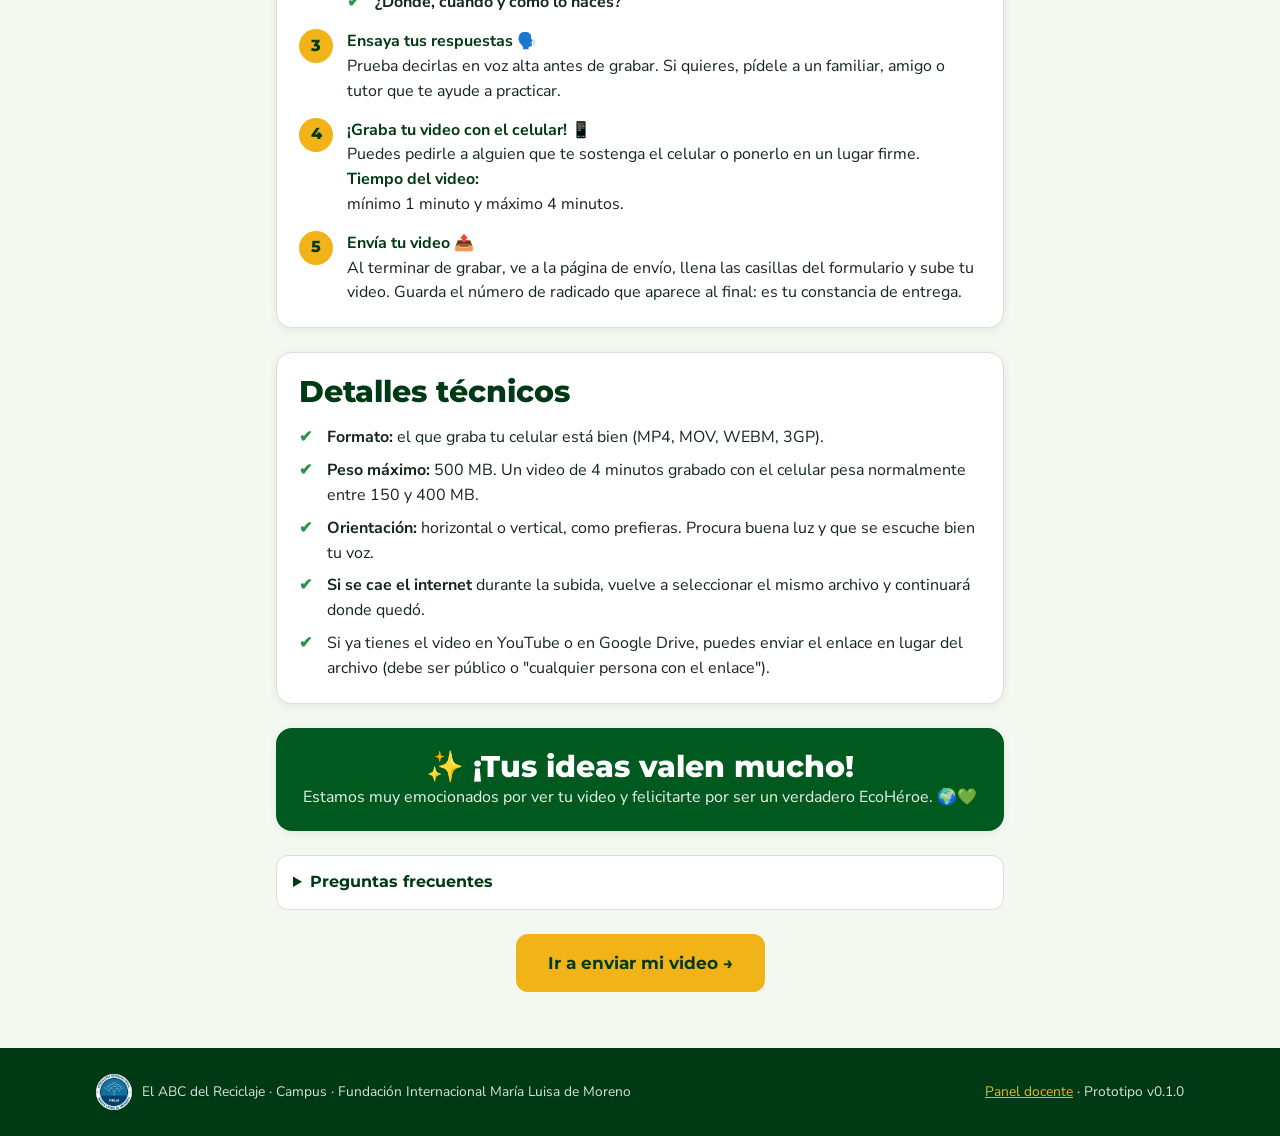
<file: instructivo.html>
<!doctype html>
<html lang="es">
<head>
  <meta charset="utf-8">
  <meta name="viewport" content="width=device-width, initial-scale=1">
  <title>Instructivo · Proyecto Final · El ABC del Reciclaje</title>
  <meta name="description" content="Qué debe tener el video del proyecto final y cómo enviarlo.">
  <link rel="icon" href="assets/img/favicon.svg" type="image/svg+xml">
  <link rel="preconnect" href="https://fonts.googleapis.com">
  <link rel="preconnect" href="https://fonts.gstatic.com" crossorigin>
  <link href="https://fonts.googleapis.com/css2?family=Montserrat:wght@600;700;800&family=Nunito+Sans:wght@400;600;700&display=swap" rel="stylesheet">
  <link rel="stylesheet" href="assets/css/styles.css">
</head>
<body>
  <a class="salto-contenido" href="#contenido">Ir al contenido</a>
  <header class="cabecera" data-cabecera></header>

  <main id="contenido">
    <section class="heroe">
      <div class="contenedor">
        <div class="heroe__marco" style="grid-template-columns:1fr">
          <div>
            <span class="heroe__sobretitulo">Paso 1 de <span data-calificacion>3</span><span data-sin-calificacion hidden>2</span></span>
            <h1>🎬 ¡Llegó la hora de grabar tu proyecto final!</h1>
            <p>¡Muchas felicidades, EcoHéroes! 🎉 Has avanzado en el curso ABC del Reciclaje. Ahora queremos conocer tu proyecto de reciclaje. Lee esta página completa antes de grabar; al final está el botón para enviar tu video.</p>
          </div>
        </div>
      </div>
    </section>

    <section class="seccion">
      <div class="contenedor seccion--estrecha" style="display:grid;gap:24px">

        <div class="tarjeta">
          <h2>Tu recorrido como héroe del reciclaje</h2>
          <p class="texto-suave">En cada clase te pusiste una prenda del traje. El proyecto final es la prueba de que el traje está completo.</p>
          <div class="insignias" aria-label="Prendas del traje">
            <div class="insignia"><div class="insignia__icono">🎭</div><strong>Antifaz</strong><span>El medio ambiente</span></div>
            <div class="insignia"><div class="insignia__icono">👕</div><strong>Camisa</strong><span>Clase 2</span></div>
            <div class="insignia"><div class="insignia__icono">👖</div><strong>Pantalón</strong><span>Clase 3</span></div>
            <div class="insignia"><div class="insignia__icono">🥾</div><strong>Botas</strong><span>Separar los residuos</span></div>
            <div class="insignia"><div class="insignia__icono">🦸</div><strong>Capa</strong><span>Enseñar a otra persona</span></div>
            <div class="insignia insignia--activa"><div class="insignia__icono">🧤</div><strong>Guantes</strong><span>Sembrar un árbol (reto extra)</span></div>
          </div>
        </div>

        <div class="tarjeta tarjeta--destacada">
          <h2>💡 ¿De qué puede ser tu video?</h2>
          <p class="texto-suave">Mira algunos ejemplos inspiradores. Son solo ejemplos: confía en tu idea de proyecto.</p>
          <ul class="lista-check">
            <li><strong>🏠 Un proyecto en tu casa:</strong> cómo separas la basura o llenas tus <em>Botellitas de Amor</em>.</li>
            <li><strong>🏫 Un proyecto en tu colegio o escuela:</strong> puntos de reciclaje o murales con tapas.</li>
            <li><strong>👥 Un proyecto con tus vecinos o comunidad:</strong> un punto de acopio o un parque limpio.</li>
            <li><strong>💼 Una idea de negocio o emprendimiento:</strong> por ejemplo, venta de abono, bolsos de tela reciclada o artesanías.</li>
          </ul>
          <div class="aviso aviso--alerta mt-2">
            <span class="aviso__icono">⚠️</span>
            <div><p><strong>No necesitas tener todo terminado.</strong> Si apenas estás iniciando o tu proyecto es una idea o un sueño, ¡nos encantará escucharlo! Cuéntanos cómo sueñas hacerlo realidad. ¡Lo importante es empezar! 🌱✨</p></div>
          </div>
        </div>

        <div class="tarjeta">
          <h2>📋 Sigue estos 5 pasos sencillos</h2>
          <ol class="lista-pasos">
            <li><strong>Piensa en tu proyecto 🧠</strong> Tómate un momento para pensar en lo que haces o en lo que quieres hacer.</li>
            <li><strong>Lee estas preguntas ❓</strong> Asegúrate de responderlas en tu video:
              <ul class="lista-check mt-1">
                <li><strong>¿Cómo se llama tu proyecto?</strong> <span class="texto-suave">(Ejemplo: "Mi casa limpia" o "Eco-Emprendimiento")</span></li>
                <li><strong>¿De qué se trata?</strong> <span class="texto-suave">(¿Qué materiales reciclas? ¿Plástico, papel, vidrio, telas?)</span></li>
                <li><strong>¿Por qué lo haces?</strong> <span class="texto-suave">(¿Cómo ayuda a la naturaleza y a tus vecinos?)</span></li>
                <li><strong>¿Dónde, cuándo y cómo lo haces?</strong></li>
              </ul>
            </li>
            <li><strong>Ensaya tus respuestas 🗣️</strong> Prueba decirlas en voz alta antes de grabar. Si quieres, pídele a un familiar, amigo o tutor que te ayude a practicar.</li>
            <li><strong>¡Graba tu video con el celular! 📱</strong> Puedes pedirle a alguien que te sostenga el celular o ponerlo en un lugar firme. <strong>Tiempo del video:</strong> <span data-duracion>mínimo 1 minuto y máximo 4 minutos</span>.</li>
            <li><strong>Envía tu video 📤</strong> Al terminar de grabar, ve a la página de envío, llena las casillas del formulario y sube tu video. Guarda el número de radicado que aparece al final: es tu constancia de entrega.</li>
          </ol>
        </div>

        <div class="tarjeta">
          <h2>Detalles técnicos</h2>
          <ul class="lista-check">
            <li><strong>Formato:</strong> el que graba tu celular está bien (MP4, MOV, WEBM, 3GP).</li>
            <li><strong>Peso máximo:</strong> <span data-peso>500 MB</span>. Un video de 4 minutos grabado con el celular pesa normalmente entre 150 y 400 MB.</li>
            <li><strong>Orientación:</strong> horizontal o vertical, como prefieras. Procura buena luz y que se escuche bien tu voz.</li>
            <li><strong>Si se cae el internet</strong> durante la subida, vuelve a seleccionar el mismo archivo y continuará donde quedó.</li>
            <li>Si ya tienes el video en YouTube o en Google Drive, puedes enviar el enlace en lugar del archivo (debe ser público o "cualquier persona con el enlace").</li>
          </ul>
        </div>

        <div class="tarjeta tarjeta--verde texto-centro">
          <h2 class="mb-0">✨ ¡Tus ideas valen mucho!</h2>
          <p class="mb-0" style="opacity:.92">Estamos muy emocionados por ver tu video y felicitarte por ser un verdadero EcoHéroe. 🌍💚</p>
        </div>

        <details class="detalle">
          <summary>Preguntas frecuentes</summary>
          <div class="detalle__cuerpo">
            <p><strong>¿Puedo enviar más de una vez?</strong><br>Sí. Si envías de nuevo, cuenta la última entrega recibida antes de la fecha límite. Cada envío tiene su propio radicado.</p>
            <p><strong>¿Necesito una cuenta de Google?</strong><br>No. Solo necesitas el archivo del video y tus datos.</p>
            <p><strong>Mi video pesa más del máximo.</strong><br>Grábalo de nuevo en calidad "HD 720p" o usa la opción de compartir desde el celular en calidad media. También puedes subirlo a YouTube como "no listado" y enviar el enlace.</p>
            <p><strong>¿Puedo grabar más de 4 minutos?</strong><br>No. El video debe durar entre 1 y 4 minutos. Si te pasas, recórtalo con el editor del celular antes de enviarlo.</p>
            <p><strong>¿Quién puede ver mi video?</strong><br>Solo el equipo docente del curso. El mapa de árboles es lo único público, y solo muestra la foto del árbol, tu nombre, la especie, la ciudad y tu mensaje.</p>
          </div>
        </details>

        <div class="texto-centro">
          <a class="btn btn--acento" href="envio.html" style="font-size:1.05rem;padding:14px 30px">Ir a enviar mi video →</a>
        </div>
      </div>
    </section>
  </main>

  <footer class="pie-pagina" data-pie></footer>

  <script src="assets/js/config.js"></script>
  <script src="assets/js/demo-store.js"></script>
  <script src="assets/js/api.js"></script>
  <script src="assets/js/ui.js"></script>
  <script>
    UI.iniciarPagina("instructivo");
    document.querySelector("[data-duracion]").textContent = ABC_CONFIG.VIDEO_DURACION_TEXTO;
    document.querySelector("[data-peso]").textContent = ABC_CONFIG.VIDEO_MAX_MB + " MB";
  </script>
</body>
</html>
</file>
<file: assets/css/styles.css>
/* ==========================================================================
   El ABC del Reciclaje · Proyecto Final
   Línea gráfica tomada del banner del curso (Campus · FIMLM):
   verde profundo de fondo, titulares blancos en mayúscula sostenida,
   amarillo y azul del wordmark "CAMPUS", verde claro del símbolo de reciclaje.
   ========================================================================== */

:root {
  /* Paleta */
  --verde-900: #003a14;
  --verde-800: #004a1a;
  --verde-700: #005a1f;   /* fondo del banner */
  --verde-600: #1b7a35;
  --verde-500: #2a9447;
  --verde-300: #88b870;   /* flechas del símbolo de reciclaje */
  --verde-200: #bfe0b0;
  --verde-100: #e4f2dd;
  --verde-50:  #f3f8f1;
  --amarillo:  #f2b318;   /* "CAMP" del wordmark */
  --amarillo-oscuro: #c98e07;
  --azul:      #2070a8;   /* "US" del wordmark y el globo */
  --azul-claro:#e3eef8;
  --rojo:      #c0392b;
  --rojo-claro:#fbe9e7;
  --naranja:   #d9741c;
  --naranja-claro:#fdf0e2;
  --blanco:    #ffffff;
  --crema:     #f8f8f8;
  --texto:     #14261a;
  --texto-suave:#4d5f53;
  --borde:     #d6e2d4;
  --sombra:    0 6px 24px rgba(0, 58, 20, 0.10);
  --sombra-suave: 0 2px 8px rgba(0, 58, 20, 0.08);
  --radio:     16px;
  --radio-sm:  10px;
  --fuente-titulo: "Montserrat", "Segoe UI", Arial, sans-serif;
  --fuente-texto: "Nunito Sans", "Segoe UI", Arial, sans-serif;
  --ancho-max: 1120px;
  --gutter: 16px;
}

*,
*::before,
*::after { box-sizing: border-box; }

html { scroll-behavior: smooth; -webkit-text-size-adjust: 100%; }

body {
  margin: 0;
  overflow-x: hidden;
  font-family: var(--fuente-texto);
  font-size: 16px;
  line-height: 1.55;
  color: var(--texto);
  background: var(--verde-50);
  min-height: 100vh;
  display: flex;
  flex-direction: column;
}

h1, h2, h3, h4 {
  font-family: var(--fuente-titulo);
  line-height: 1.15;
  margin: 0 0 0.5em;
  color: var(--verde-900);
}
h1 { font-size: clamp(1.9rem, 4.5vw, 3rem); font-weight: 800; text-transform: uppercase; letter-spacing: 0.01em; }
h2 { font-size: clamp(1.4rem, 3vw, 1.9rem); font-weight: 800; }
h3 { font-size: 1.15rem; font-weight: 700; }
p { margin: 0 0 1em; }
a { color: var(--verde-600); }
a:hover { color: var(--verde-800); }
img { max-width: 100%; height: auto; display: block; }

.oculto, [hidden] { display: none !important; }
.sr-only {
  position: absolute; width: 1px; height: 1px; padding: 0; margin: -1px;
  overflow: hidden; clip: rect(0, 0, 0, 0); white-space: nowrap; border: 0;
}
.salto-contenido {
  position: absolute; left: -999px; top: 8px; background: var(--amarillo);
  color: var(--verde-900); padding: 8px 14px; border-radius: 8px; z-index: 1000; font-weight: 700;
}
.salto-contenido:focus { left: 8px; }

.contenedor {
  width: 100%;
  max-width: var(--ancho-max);
  margin: 0 auto;
  padding-left: var(--gutter);
  padding-right: var(--gutter);
}

main { flex: 1; }
.seccion { padding: 32px 0; }
.seccion--estrecha { max-width: 760px; margin: 0 auto; }

/* --------------------------------------------------------------------------
   Cabecera
   -------------------------------------------------------------------------- */
.cabecera {
  background: var(--verde-700);
  color: var(--blanco);
  position: sticky;
  top: 0;
  z-index: 50;
  box-shadow: 0 2px 10px rgba(0,0,0,0.18);
}
.cabecera__barra {
  display: flex; align-items: center; justify-content: space-between;
  gap: 16px; min-height: 64px;
}
.marca {
  display: flex; align-items: center; gap: 10px; text-decoration: none; color: var(--blanco); min-width: 0; flex: 1 1 auto;
}
.cabecera__acciones { display: flex; align-items: center; gap: 8px; flex-shrink: 0; }
.chip__corto { display: none; }
@media (max-width: 520px) {
  .marca { gap: 8px; }
  .marca__wordmark { font-size: 1.1rem; }
  .marca__logo { width: 34px; height: 34px; }
  .marca__curso { font-size: 0.62rem; max-width: 120px; }
  .chip { font-size: 0.72rem; padding: 3px 8px; white-space: nowrap; }
  .chip__largo { display: none; }
  .chip__corto { display: inline; }
  .chip--ok, .chip--error { padding: 0; width: 12px; height: 12px; border-radius: 50%; justify-content: center; }
  .chip--ok .chip__punto, .chip--error .chip__punto { width: 12px; height: 12px; }
  .chip--ok .chip__corto, .chip--error .chip__corto { display: none; }
  .cabecera__barra { gap: 8px; }
}
.marca__wordmark {
  font-family: var(--fuente-titulo); font-weight: 800; font-size: 1.35rem; letter-spacing: 0.02em; line-height: 1;
}
.marca__wordmark .camp { color: var(--amarillo); }
.marca__wordmark .us   { color: #7fb6e8; }
.marca__sep { width: 1px; height: 26px; background: rgba(255,255,255,0.45); }
.marca__curso {
  font-family: var(--fuente-titulo); font-weight: 700; font-size: 0.8rem; text-transform: uppercase;
  letter-spacing: 0.06em; line-height: 1.1; opacity: 0.95;
}
.marca__curso small { display: block; font-weight: 500; letter-spacing: 0.08em; font-size: 0.62rem; opacity: 0.85; }
.marca__logo { width: 42px; height: 42px; object-fit: contain; }
.pie-pagina__marca { display: inline-flex; align-items: center; gap: 10px; }
.pie-pagina__marca img { border-radius: 50%; background: var(--blanco); }

.nav { display: none; }
.nav__lista { list-style: none; margin: 0; padding: 0; display: flex; gap: 4px; }
.nav__enlace {
  display: inline-block; padding: 8px 12px; border-radius: 8px; color: var(--blanco);
  text-decoration: none; font-weight: 700; font-size: 0.93rem;
}
.nav__enlace:hover { background: rgba(255,255,255,0.12); color: var(--blanco); }
.nav__enlace[aria-current="page"] { background: var(--amarillo); color: var(--verde-900); }

.menu-boton {
  display: inline-flex; align-items: center; justify-content: center;
  width: 44px; height: 44px; border-radius: 10px; border: 1px solid rgba(255,255,255,0.4);
  background: transparent; color: var(--blanco); cursor: pointer;
}
.menu-boton svg { width: 24px; height: 24px; }

.nav--abierta { display: block; padding-bottom: 12px; }
.nav--abierta .nav__lista { flex-direction: column; }
.nav--abierta .nav__enlace { display: block; }

@media (min-width: 880px) {
  .nav { display: block; }
  .menu-boton { display: none; }
}

/* Chip de estado de conexión */
.chip {
  display: inline-flex; align-items: center; gap: 6px; padding: 4px 10px;
  border-radius: 999px; font-size: 0.78rem; font-weight: 700; line-height: 1.3;
}
.chip__punto { width: 8px; height: 8px; border-radius: 50%; background: currentColor; }
.chip--demo { background: var(--amarillo); color: var(--verde-900); }
.chip--ok   { background: var(--verde-200); color: var(--verde-900); }
.chip--error{ background: var(--rojo-claro); color: var(--rojo); }

/* --------------------------------------------------------------------------
   Héroe (inspirado en el banner con marco blanco redondeado)
   -------------------------------------------------------------------------- */
.heroe {
  background:
    radial-gradient(900px 400px at 85% 20%, rgba(136,184,112,0.35), transparent 60%),
    linear-gradient(135deg, var(--verde-900) 0%, var(--verde-700) 55%, var(--verde-600) 100%);
  color: var(--blanco);
  padding: 20px 0;
}
.heroe__marco {
  border: 1.5px solid rgba(255,255,255,0.75);
  border-radius: 22px;
  padding: clamp(22px, 4vw, 44px);
  display: grid;
  gap: 24px;
  align-items: center;
}
.heroe__sobretitulo {
  display: inline-block; font-family: var(--fuente-titulo); font-weight: 700; font-size: 0.85rem;
  letter-spacing: 0.12em; text-transform: uppercase; padding-bottom: 4px;
  border-bottom: 2px solid rgba(255,255,255,0.8); margin-bottom: 10px;
}
.heroe h1 { color: var(--blanco); margin-bottom: 12px; }
.heroe p { font-size: 1.05rem; max-width: 56ch; opacity: 0.95; }
.heroe__acciones { display: flex; flex-wrap: wrap; gap: 12px; margin-top: 8px; }
.heroe__icono { width: min(230px, 50vw); margin: 0 auto; }
@media (max-width: 640px) {
  .heroe { padding: 12px 0; }
  .heroe__marco { padding: 20px 16px; border-radius: 16px; gap: 16px; }
  .heroe__acciones .btn { flex: 1 1 100%; }
  .heroe__icono { width: 140px; }
  .heroe p { font-size: 1rem; }
  .contador { width: 100%; }
  .contador__item { flex: 1 1 calc(50% - 7px); min-width: 0; padding: 10px 12px; }
}
@media (min-width: 780px) {
  .heroe__marco { grid-template-columns: 1.4fr 1fr; }
  .heroe__icono { margin: 0 0 0 auto; }
}

/* --------------------------------------------------------------------------
   Botones
   -------------------------------------------------------------------------- */
.btn {
  display: inline-flex; align-items: center; justify-content: center; gap: 8px;
  padding: 12px 22px; border-radius: 12px; border: 2px solid transparent;
  font-family: var(--fuente-titulo); font-weight: 700; font-size: 0.95rem;
  text-decoration: none; cursor: pointer; transition: transform .08s ease, box-shadow .15s ease, background .15s ease;
  min-height: 46px;
}
.btn:active { transform: translateY(1px); }
.btn:focus-visible { outline: 3px solid var(--azul); outline-offset: 2px; }
.btn:disabled, .btn[aria-disabled="true"] { opacity: 0.55; cursor: not-allowed; }
.btn--primario { background: var(--verde-600); color: var(--blanco); }
.btn--primario:hover { background: var(--verde-700); color: var(--blanco); box-shadow: var(--sombra-suave); }
.btn--acento { background: var(--amarillo); color: var(--verde-900); }
.btn--acento:hover { background: #ffc531; color: var(--verde-900); box-shadow: var(--sombra-suave); }
.btn--contorno { background: transparent; color: var(--blanco); border-color: rgba(255,255,255,0.8); }
.btn--contorno:hover { background: rgba(255,255,255,0.12); color: var(--blanco); }
.btn--secundario { background: var(--blanco); color: var(--verde-700); border-color: var(--verde-200); }
.btn--secundario:hover { background: var(--verde-100); color: var(--verde-900); }
.btn--peligro { background: var(--rojo-claro); color: var(--rojo); }
.btn--pequeno { padding: 8px 14px; min-height: 36px; font-size: 0.85rem; border-radius: 9px; }
.btn--bloque { width: 100%; }
.btn svg { width: 18px; height: 18px; }

/* --------------------------------------------------------------------------
   Tarjetas y pasos
   -------------------------------------------------------------------------- */
.tarjeta {
  background: var(--blanco); border-radius: var(--radio); box-shadow: var(--sombra-suave);
  padding: 22px; border: 1px solid var(--borde);
}
.tarjeta--destacada { border-top: 5px solid var(--amarillo); }
.tarjeta--verde { background: var(--verde-700); color: var(--blanco); border: none; }
.tarjeta--verde h2, .tarjeta--verde h3 { color: var(--blanco); }

.rejilla { display: grid; gap: 18px; }
.rejilla--3 { grid-template-columns: 1fr; }
.rejilla--2 { grid-template-columns: 1fr; }
@media (min-width: 680px) { .rejilla--3 { grid-template-columns: repeat(3, 1fr); } .rejilla--2 { grid-template-columns: repeat(2, 1fr); } }

.paso {
  position: relative; display: flex; flex-direction: column; gap: 10px; height: 100%;
  text-decoration: none; color: var(--texto); transition: transform .12s ease, box-shadow .12s ease;
}
.paso:hover { transform: translateY(-3px); box-shadow: var(--sombra); color: var(--texto); }
.paso__numero {
  width: 44px; height: 44px; border-radius: 50%; display: grid; place-items: center;
  background: var(--verde-600); color: var(--blanco); font-family: var(--fuente-titulo); font-weight: 800; font-size: 1.1rem;
}
.paso__numero--acento { background: var(--amarillo); color: var(--verde-900); }
.paso__numero--azul { background: var(--azul); }
.paso h3 { margin: 4px 0 0; }
.paso p { color: var(--texto-suave); margin: 0; }
.paso__cta { margin-top: auto; font-weight: 700; color: var(--verde-600); }

/* Insignias de la estrategia de "cobertura" */
.insignias { display: grid; grid-template-columns: repeat(3, 1fr); gap: 12px; }
@media (min-width: 680px) { .insignias { grid-template-columns: repeat(6, 1fr); } }
.insignia {
  background: var(--verde-100); border-radius: 14px; padding: 14px 10px; text-align: center;
  border: 1px solid var(--verde-200);
}
.insignia--activa { background: var(--amarillo); border-color: var(--amarillo-oscuro); }
.insignia__icono { font-size: 1.8rem; line-height: 1; margin-bottom: 6px; }
.insignia strong { display: block; font-family: var(--fuente-titulo); font-size: 0.82rem; color: var(--verde-900); }
.insignia span { font-size: 0.74rem; color: var(--texto-suave); line-height: 1.3; display: block; }
@media (max-width: 400px) { .insignias { gap: 8px; } .insignia { padding: 10px 6px; } .insignia__icono { font-size: 1.5rem; } }

/* --------------------------------------------------------------------------
   Formularios
   -------------------------------------------------------------------------- */
.formulario { display: grid; gap: 18px; }
.campo { display: grid; gap: 6px; }
.campo label, .campo > .etiqueta { font-weight: 700; font-size: 0.93rem; color: var(--verde-900); }
.campo .ayuda { font-size: 0.82rem; color: var(--texto-suave); margin: 0; }
.campo .obligatorio { color: var(--rojo); margin-left: 2px; }
.campo input[type="text"], .campo input[type="email"], .campo input[type="tel"], .campo input[type="url"],
.campo input[type="number"], .campo input[type="password"], .campo select, .campo textarea {
  width: 100%; padding: 12px 14px; border: 1.5px solid var(--borde); border-radius: var(--radio-sm);
  font: inherit; color: var(--texto); background: var(--blanco); min-height: 46px;
  transition: border-color .12s ease, box-shadow .12s ease;
}
.campo textarea { min-height: 100px; resize: vertical; }
.campo input:focus, .campo select:focus, .campo textarea:focus {
  outline: none; border-color: var(--verde-500); box-shadow: 0 0 0 3px rgba(42,148,71,0.18);
}
.campo input[aria-invalid="true"], .campo select[aria-invalid="true"], .campo textarea[aria-invalid="true"] {
  border-color: var(--rojo); box-shadow: 0 0 0 3px rgba(192,57,43,0.12);
}
.campo .error { color: var(--rojo); font-size: 0.83rem; font-weight: 600; margin: 0; min-height: 1em; }
.campo--fila { display: grid; gap: 18px; }
@media (min-width: 640px) { .campo--fila { grid-template-columns: 1fr 1fr; } }
.campo--check { display: flex; gap: 10px; align-items: flex-start; }
.campo--check input { width: 20px; height: 20px; margin-top: 3px; accent-color: var(--verde-600); flex-shrink: 0; }
.campo--check label { font-weight: 600; }

/* Selector de tipo de entrega */
.opciones { display: grid; gap: 10px; grid-template-columns: 1fr 1fr; }
.opcion {
  border: 2px solid var(--borde); border-radius: 12px; padding: 12px; cursor: pointer; text-align: center;
  background: var(--blanco); font-weight: 700; color: var(--texto-suave); display: flex; flex-direction: column; gap: 4px; align-items: center;
}
.opcion input { position: absolute; opacity: 0; }
.opcion--activa { border-color: var(--verde-600); background: var(--verde-100); color: var(--verde-900); }
.opcion small { font-weight: 500; font-size: 0.78rem; }

/* Zona de arrastre de archivo */
.zona-archivo {
  border: 2px dashed var(--verde-300); border-radius: 14px; padding: 26px 18px; text-align: center;
  background: var(--verde-50); cursor: pointer; transition: background .12s ease, border-color .12s ease;
}
.zona-archivo:hover, .zona-archivo--sobre { background: var(--verde-100); border-color: var(--verde-600); }
.zona-archivo input { display: none; }
.zona-archivo__icono { font-size: 2rem; margin-bottom: 6px; }
.zona-archivo strong { display: block; color: var(--verde-900); }
.zona-archivo span { color: var(--texto-suave); font-size: 0.88rem; }
.archivo-seleccionado {
  display: flex; align-items: center; justify-content: space-between; gap: 10px;
  background: var(--blanco); border: 1px solid var(--borde); border-radius: 12px; padding: 10px 14px; margin-top: 10px;
}
.archivo-seleccionado strong { word-break: break-all; }
.archivo-seleccionado small { color: var(--texto-suave); display: block; }

/* Progreso */
.progreso { display: grid; gap: 8px; }
.progreso__barra { height: 14px; background: var(--verde-100); border-radius: 999px; overflow: hidden; }
.progreso__relleno { height: 100%; width: 0; background: linear-gradient(90deg, var(--verde-500), var(--verde-300)); transition: width .25s ease; }
.progreso__texto { display: flex; justify-content: space-between; font-size: 0.88rem; color: var(--texto-suave); font-weight: 600; }

/* Avisos */
.aviso { border-radius: 12px; padding: 14px 16px; display: flex; gap: 12px; align-items: flex-start; border: 1px solid transparent; }
.aviso__icono { font-size: 1.3rem; line-height: 1; flex-shrink: 0; }
.aviso p { margin: 0; }
.aviso p + p { margin-top: 6px; }
.aviso--info { background: var(--azul-claro); border-color: #bcd4ec; color: #163f63; }
.aviso--exito { background: var(--verde-100); border-color: var(--verde-200); color: var(--verde-900); }
.aviso--alerta { background: #fff6dc; border-color: #f5dd93; color: #6b4e00; }
.aviso--error { background: var(--rojo-claro); border-color: #f1c4bd; color: #7a1f14; }
.aviso a { color: inherit; font-weight: 700; }

/* Confirmación de envío */
.confirmacion { text-align: center; display: grid; gap: 12px; justify-items: center; }
.confirmacion__icono { width: 84px; height: 84px; border-radius: 50%; background: var(--verde-100); display: grid; place-items: center; font-size: 2.4rem; }
.radicado {
  font-family: var(--fuente-titulo); font-weight: 800; font-size: 1.6rem; letter-spacing: 0.08em;
  background: var(--verde-900); color: var(--amarillo); padding: 10px 18px; border-radius: 12px; display: inline-block;
}

/* Estado de entrega */
.estado { display: inline-flex; align-items: center; gap: 6px; padding: 4px 12px; border-radius: 999px; font-weight: 700; font-size: 0.82rem; }
.estado--recibido { background: var(--azul-claro); color: var(--azul); }
.estado--revision { background: #fff6dc; color: #8a6400; }
.estado--calificado { background: var(--verde-200); color: var(--verde-900); }
.estado--iniciado, .estado--incompleto { background: #eee; color: #555; }
.estado--devuelto { background: var(--naranja-claro); color: var(--naranja); }

.resultado-calificacion { display: grid; gap: 14px; }
.resultado-calificacion__cabecera { display: flex; flex-wrap: wrap; gap: 10px; justify-content: space-between; align-items: center; }
.nota { font-family: var(--fuente-titulo); font-weight: 800; font-size: 2.6rem; color: var(--verde-700); line-height: 1; }
.nota small { font-size: 1rem; color: var(--texto-suave); font-weight: 600; }
.retro { background: var(--verde-50); border-left: 4px solid var(--amarillo); padding: 14px 16px; border-radius: 0 12px 12px 0; white-space: pre-wrap; }
.meta { font-size: 0.85rem; color: var(--texto-suave); display: flex; flex-wrap: wrap; gap: 6px 16px; }

/* --------------------------------------------------------------------------
   Galería de árboles y mapa
   -------------------------------------------------------------------------- */
.galeria { display: grid; gap: 14px; grid-template-columns: repeat(auto-fill, minmax(190px, 1fr)); }
.arbol {
  background: var(--blanco); border-radius: 14px; overflow: hidden; border: 1px solid var(--borde);
  box-shadow: var(--sombra-suave); display: flex; flex-direction: column;
}
.arbol__foto { aspect-ratio: 4 / 3; width: 100%; object-fit: cover; background: var(--verde-100); }
.arbol__cuerpo { padding: 12px; display: grid; gap: 4px; }
.arbol__cuerpo strong { font-family: var(--fuente-titulo); font-size: 0.92rem; color: var(--verde-900); }
.arbol__lugar { font-size: 0.8rem; color: var(--texto-suave); }
.arbol__especie { font-size: 0.82rem; color: var(--verde-700); font-weight: 700; }
.arbol__mensaje { font-size: 0.86rem; margin: 0; }
.mapa { height: 380px; border-radius: var(--radio); overflow: hidden; border: 1px solid var(--borde); background: var(--verde-100); z-index: 0; }
.contador { display: flex; flex-wrap: wrap; gap: 14px; }
.contador__item { background: var(--blanco); border: 1px solid var(--borde); border-radius: 12px; padding: 12px 18px; min-width: 140px; }
.contador__item strong { display: block; font-family: var(--fuente-titulo); font-size: 1.6rem; color: var(--verde-700); line-height: 1.1; }
.contador__item span { font-size: 0.82rem; color: var(--texto-suave); }

/* --------------------------------------------------------------------------
   Panel docente
   -------------------------------------------------------------------------- */
.filtros { display: grid; gap: 12px; }
@media (min-width: 720px) { .filtros { grid-template-columns: 2fr 1fr 1fr auto; align-items: end; } }
#panel > * { min-width: 0; }
.tabla-contenedor { overflow-x: auto; border-radius: 12px; border: 1px solid var(--borde); background: var(--blanco); max-width: 100%; }
table.tabla { width: 100%; border-collapse: collapse; font-size: 0.9rem; min-width: 760px; }
.tabla th, .tabla td { padding: 10px 12px; text-align: left; border-bottom: 1px solid var(--borde); vertical-align: top; }
.tabla th { background: var(--verde-50); font-family: var(--fuente-titulo); font-size: 0.78rem; text-transform: uppercase; letter-spacing: 0.04em; color: var(--verde-900); }
.tabla tr:hover td { background: #fafcf9; }
.tabla td .btn { white-space: nowrap; }
@media (max-width: 720px) {
  table.tabla { min-width: 0; display: block; }
  .tabla thead { display: none; }
  .tabla tbody, .tabla tr { display: block; }
  .tabla tr { padding: 10px 12px; border-bottom: 1px solid var(--borde); }
  .tabla tr:last-child { border-bottom: 0; }
  .tabla td { display: flex; gap: 10px; padding: 5px 0; border: 0; align-items: flex-start; }
  .tabla td::before { content: attr(data-etiqueta); flex: 0 0 92px; font-family: var(--fuente-titulo); font-size: 0.72rem; text-transform: uppercase; letter-spacing: 0.04em; color: var(--texto-suave); padding-top: 3px; }
  .tabla td:not([data-etiqueta])::before { content: none; }
  .tabla td > div.acciones { width: 100%; }
  .tabla td > div.acciones .btn { flex: 1 1 auto; }
}

/* Modal */
.modal { position: fixed; inset: 0; background: rgba(0, 30, 10, 0.55); display: grid; place-items: center; padding: 16px; z-index: 100; }
.modal__caja { background: var(--blanco); border-radius: var(--radio); width: 100%; max-width: 640px; max-height: 92vh; overflow: auto; padding: 22px; box-shadow: var(--sombra); }
.modal__cabecera { display: flex; justify-content: space-between; align-items: flex-start; gap: 12px; margin-bottom: 10px; }
.modal__cerrar { background: transparent; border: 0; font-size: 1.6rem; cursor: pointer; line-height: 1; color: var(--texto-suave); }

/* --------------------------------------------------------------------------
   Misceláneo
   -------------------------------------------------------------------------- */
.lista-pasos { counter-reset: paso; list-style: none; padding: 0; margin: 0; display: grid; gap: 14px; }
.lista-pasos > li { position: relative; padding-left: 48px; }
.lista-pasos > li::before {
  counter-increment: paso; content: counter(paso);
  position: absolute; left: 0; top: 0; width: 34px; height: 34px; border-radius: 50%;
  background: var(--amarillo); color: var(--verde-900); font-family: var(--fuente-titulo); font-weight: 800;
  display: grid; place-items: center;
}
.lista-pasos > li > strong { display: block; color: var(--verde-900); }
.lista-pasos .lista-check li { padding-left: 28px; }
.lista-pasos .lista-check li::before { content: "✔"; position: absolute; left: 0; top: 0; width: auto; height: auto; border-radius: 0; background: none; color: var(--verde-500); font-weight: 800; display: block; }
.lista-check { list-style: none; padding: 0; margin: 0; display: grid; gap: 8px; }
.lista-check li { padding-left: 28px; position: relative; }
.lista-check li::before { content: "✔"; position: absolute; left: 0; color: var(--verde-500); font-weight: 800; }
.borrador {
  display: inline-block; background: var(--naranja-claro); color: var(--naranja); font-size: 0.75rem; font-weight: 700;
  padding: 3px 8px; border-radius: 6px; text-transform: uppercase; letter-spacing: 0.05em; vertical-align: middle;
}
.detalle { border: 1px solid var(--borde); border-radius: 12px; background: var(--blanco); }
.detalle summary { padding: 14px 16px; cursor: pointer; font-weight: 700; color: var(--verde-900); font-family: var(--fuente-titulo); }
.detalle[open] summary { border-bottom: 1px solid var(--borde); }
.detalle__cuerpo { padding: 14px 16px; }
.acciones { display: flex; flex-wrap: wrap; gap: 12px; align-items: center; }
@media (max-width: 520px) {
  .formulario > .acciones > .btn, .tarjeta--verde .acciones .btn, .filtros .acciones .btn { flex: 1 1 100%; }
  .formulario > .acciones > .texto-suave { flex-basis: 100%; }
  .opciones { grid-template-columns: 1fr; }
  .opcion { flex-direction: row; justify-content: center; gap: 8px; }
  .tarjeta { padding: 18px 14px; }
  .seccion { padding: 22px 0; }
  .confirmacion .acciones .btn { flex: 1 1 100%; }
}
.texto-suave { color: var(--texto-suave); }
.texto-centro { text-align: center; }
.mt-0 { margin-top: 0; } .mt-1 { margin-top: 8px; } .mt-2 { margin-top: 16px; } .mt-3 { margin-top: 24px; }
.mb-0 { margin-bottom: 0; } .mb-2 { margin-bottom: 16px; }
.pie-pagina { background: var(--verde-900); color: rgba(255,255,255,0.85); padding: 26px 0; font-size: 0.86rem; margin-top: 24px; }
.pie-pagina a { color: var(--amarillo); }
.pie-pagina__filas { display: flex; flex-wrap: wrap; gap: 10px 24px; justify-content: space-between; align-items: center; }

/* Toasts */
.toasts { position: fixed; right: 16px; bottom: 16px; display: grid; gap: 10px; z-index: 200; max-width: min(360px, calc(100vw - 32px)); }
.toast {
  background: var(--verde-900); color: var(--blanco); padding: 12px 16px; border-radius: 12px; box-shadow: var(--sombra);
  font-weight: 600; font-size: 0.92rem; animation: toast-entrada .2s ease;
}
.toast--exito { background: var(--verde-600); }
.toast--error { background: var(--rojo); }
.toast--alerta { background: var(--amarillo-oscuro); }
@keyframes toast-entrada { from { opacity: 0; transform: translateY(8px); } to { opacity: 1; transform: none; } }

/* Spinner */
.spinner { width: 18px; height: 18px; border: 3px solid rgba(255,255,255,0.35); border-top-color: currentColor; border-radius: 50%; animation: giro .8s linear infinite; display: inline-block; }
.spinner--oscuro { border-color: rgba(0,58,20,0.2); border-top-color: var(--verde-700); }
@keyframes giro { to { transform: rotate(360deg); } }

@media print { .cabecera, .pie-pagina, .toasts { display: none; } }
</file>
